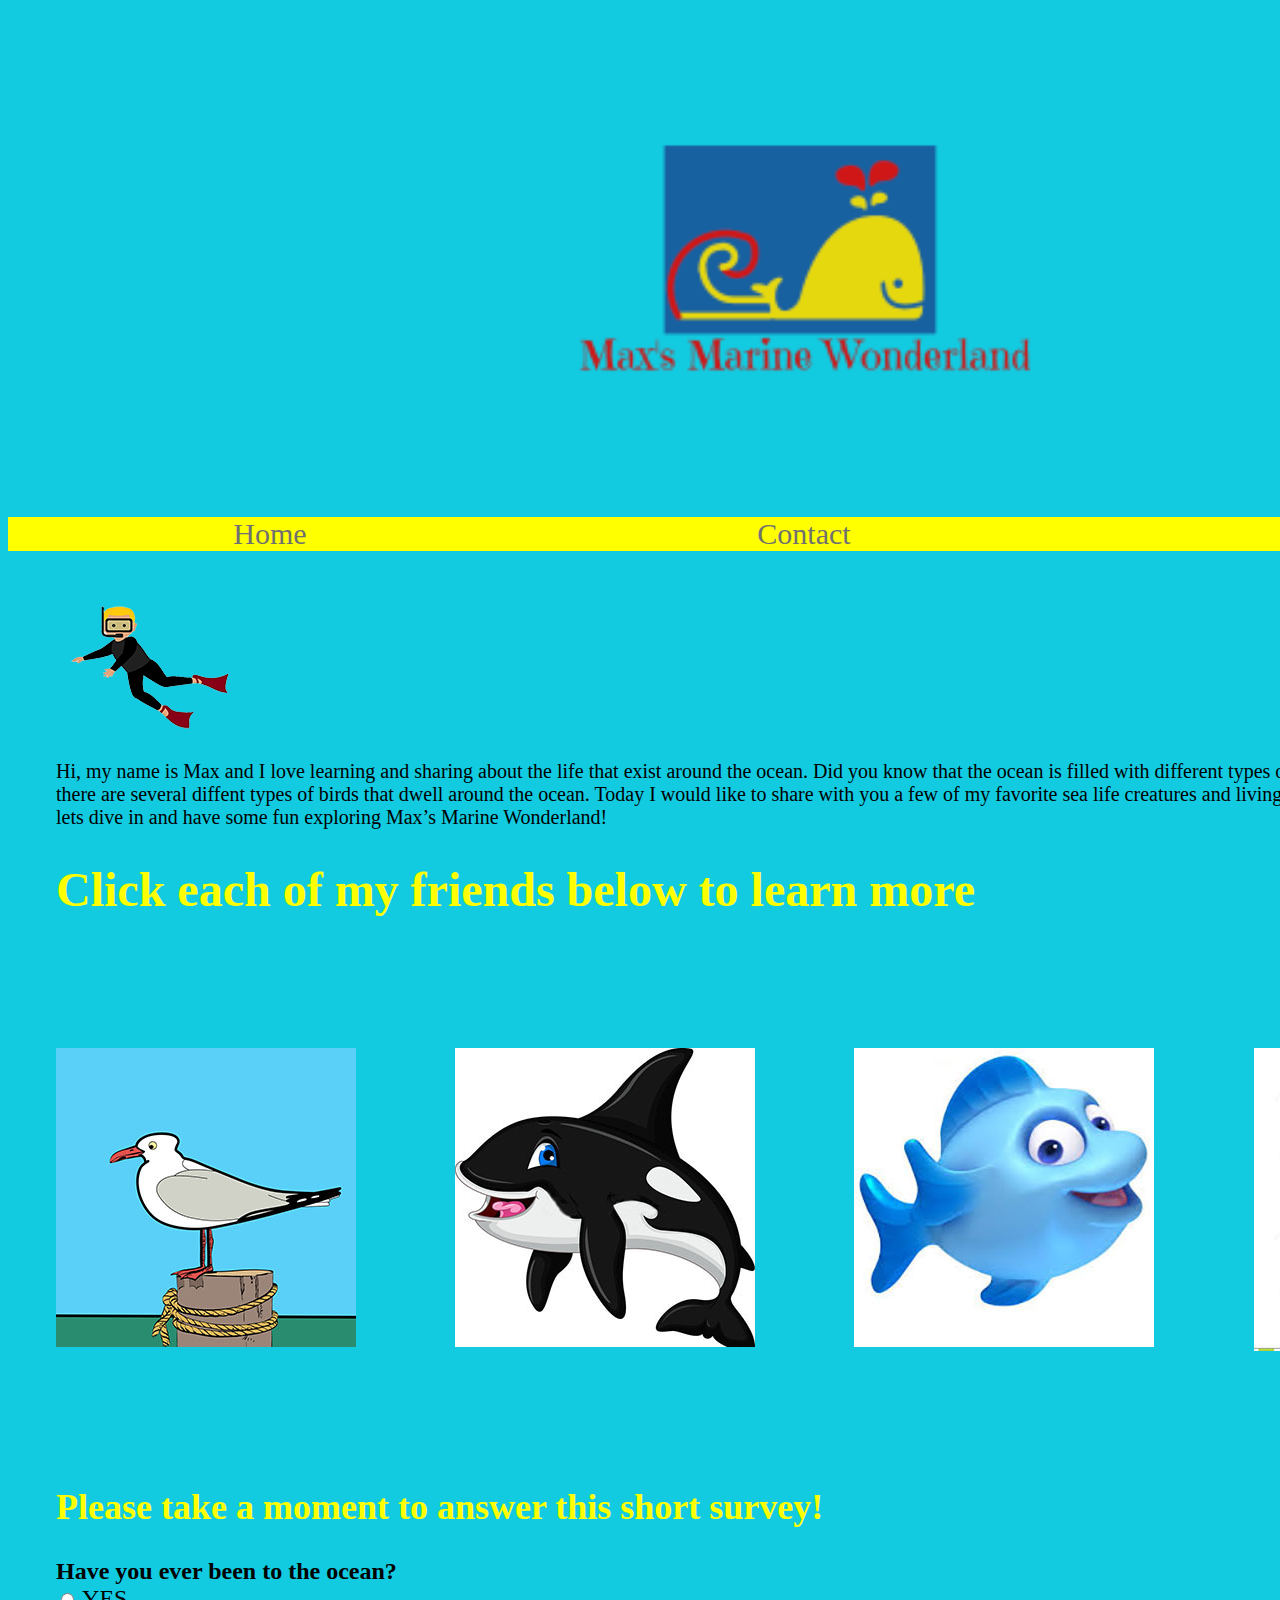
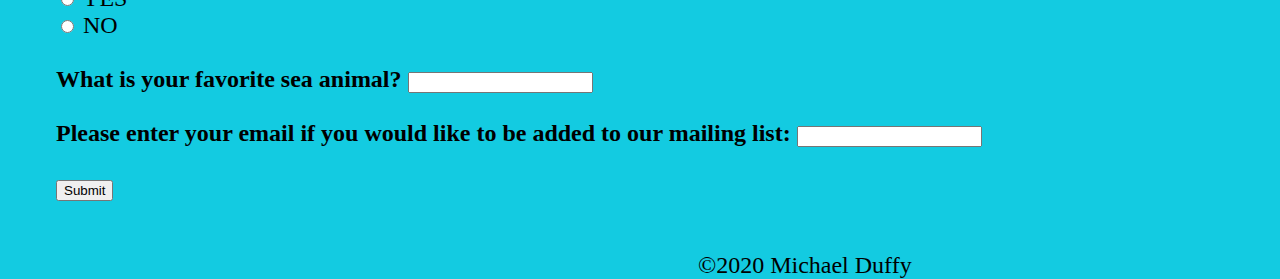
<file: index.html>
<!DOCTYPE html>
<html><head>
<meta http-equiv="content-type" content="text/html; charset=UTF-8">
<meta charset="utf-8">
<meta name="viewport" content="width=device-width, initial-scale=1.0">
<title>Max's Marine Wonderland</title>
	<link rel="stylesheet" href="styles.css">
	
	<style>
		.container{
			display:grid;
			height:100vh;
			grid-template-columns: 1fr 1fr 1fr 1fr;
			grid-template-rows: .8fr .2fr 1fr 1fr 1fr;
			grid-gap: .2rem;
			grid-template-areas: 
				"header header header header"
				"nav nav nav nav"
				"intro intro intro intro"
				"birds mammals fish plants"
				"survey survey survey survey"
				"footer footer footer footer"
		 }
		
		.container > div{
			background: #13cbe1;
			padding: 2em;
		}
		

		header {
			background: #13CBE1;
			color: #707070;
			text-align: center;
			grid-area: header;
		}
		
		nav {
			background: #ffff00;
			grid-area: nav;
		}
		
		#intro {
    grid-area: intro;
    font-family: kristen ITC;
    font-style: normal;
    font-weight: 400;
		}
		
		
		#birds {
    grid-area: birds;
    font-family: berkshire-swash;
    font-style: normal;
    font-weight: 400;
		}
		
		#mammals {
    grid-area: mammals;
    font-family: berkshire-swash;
    font-style: normal;
    font-weight: 400;
		}
		
		#fish {
    grid-area: fish;
    font-family: berkshire-swash;
    font-style: normal;
    font-weight: 400;
		}
		
		#plants {
    grid-area: plants;
    font-style: normal;
    font-weight: 400;
    font-family: berkshire-swash;
		}
		
		#survey {
    grid-area: survey;
    font-family: berkshire-swash;
    font-style: normal;
    font-weight: 400;
		}
				
		footer {
			background: #13cbe1;
			grid-area: footer;
			text-align: center;
		}
		
		ul {     
  			list-style-type: none;
  			margin: 0;
  			padding: 0;
  			display:flex;
			justify-content:space-around;
		}
		
		ol {
			list-style-type:circle;
		}
		li {
  			display: inline;
		}
		
		a {
			text-decoration:none;
			color:#707070;
			font-family: kristen itc;
		}
			.container header h1 {
    font-family: berkshire-swash;
    font-style: normal;
    font-weight: 400;
}
		
		@media only screen and (max-width: 600px)
		{
			.container {
				grid-template-columns: 1fr;
				grid-template-rows: 0.4fr 0.4fr 2fr 2fr 2fr 2fr 2fr 2fr 2fr;
				grid-template-areas: 
					"header"
					"nav"
					"intro"
					"birds"
					"mammals"
					"fish"
					"plants"
					"survey"
					"footer"					
										
			}
			
			table, th, td {
		border: 1px solid black;
		border-collapse: collapse;
		}
		table.center {
		margin-left:auto;
		margin-right:auto;
		}

		}
	</style>

</head>

<body>
	<div class="container">
		
		<header>
			<img src="images/logo.png" alt="logo" width="500">	
		</header>
		
		<nav>
			<ul style="font-size: 30px;">
  				<li><a href="#home">Home</a></li>       
  				<li><a href="contact.html">Contact</a></li>
  				<li><a href="about.html">About</a></li>
  				
			</ul>
		</nav>
		<div id="intro">
						
			<img src="images/Max.png" alt="picture of Max">
			
 			<p style="font-size: 20px;">Hi, my name is Max and I love learning and sharing about the life that exist around the ocean. Did you know that the ocean is filled with different types of animals and plants? And that there are several diffent types of birds that dwell around the ocean. Today I would like to share with you a few of my favorite sea life creatures and living plants that exist in the ocean. So lets dive in and have some fun exploring Max’s Marine Wonderland!</p>
			
			
			<h1>Click each of my friends below to learn more</h1>  
	
		</div>
		
		<div id="birds">
			<a href="birds.html">
			<img src="images/cartoon-seagull.jpg" alt="bird">
			</a>
			
		</div>
		
		<div id="mammals">
			<a href="mammals.html">
			<img src="images/orca.jpg" alt="orca">
			</a>
		</div>
		
		<div id="fish"> 
			<a href="fish.html">
			<img src="images/bluefish.jpg" alt="bluefish">
			</a>
		</div>
		
		<div id="plants">
			<a href="plants.html">
			<img src="images/cartoon-seaweed.jpg" alt="plant">
			</a>
			  
   		</div>
		<div id="survey">
			<h2>Please take a moment to answer this short survey!</h2>
			
				<form action="/action_page.php">
					<label for="yes"><b>Have you ever been to the ocean?</b></label><br>
					<input type="radio" id="yes" name="type" value="yes">
  					<label for="yes">YES</label><br>
  					<input type="radio" id="no" name="type" value="no">
  					<label for="no">NO</label><br>

					<br>
					<label for="favorite"><b>What is your favorite sea animal?</b></label>
  					<input type="text" id="favorite" name="favorite" value=""><br>
					<br>
					<label for="email"><b>Please enter your email if you would like to be added to our mailing list:</b></label>
  					<input type="email" id="email" name="email"><br>
					<br>
  					<input type="submit" value="Submit">
				</form> 
		</div>

		
		<footer>©2020 Michael Duffy</footer>
		
	</div>


</body></html>
</file>
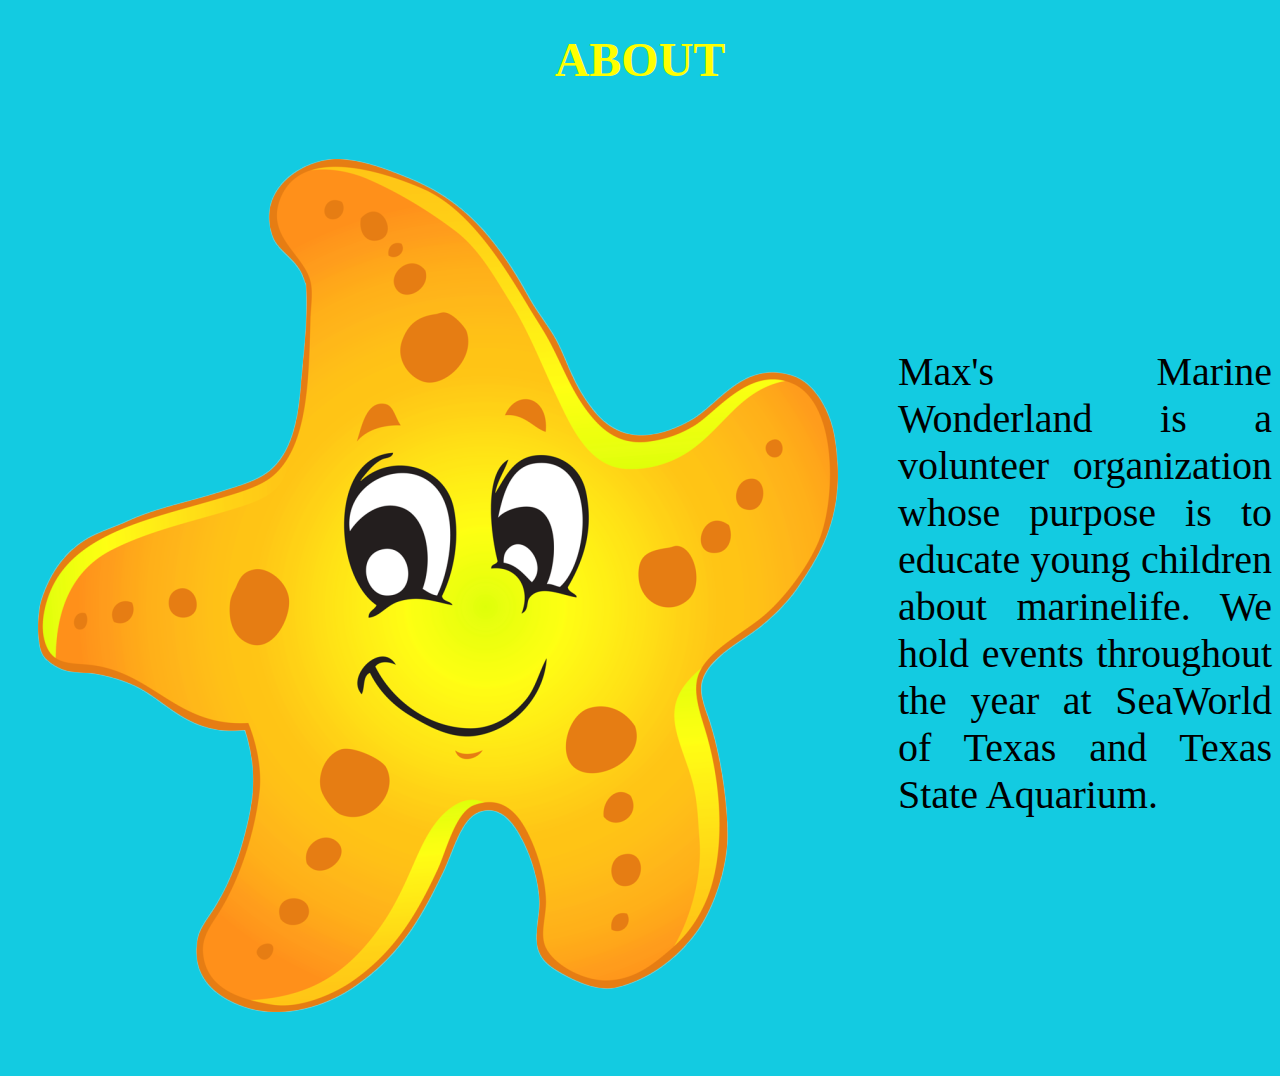
<file: about.html>
<!doctype html>
<html>
<head>
<meta charset="utf-8">
<title>Contact</title>
	<link rel="stylesheet" href="styles.css">
	
	<style>
	img {
			  float: left;
			  margin-right: 30px;
			}
		
		p {
				font-size: 40px;
				text-align: justify;
				font-family:Kristen ITC;
				
			}
	</style>
</head>

<body>
	<h1 align="center">ABOUT</h1>
	
	<img src="images/starfish.png" alt="picture of starfish">
	<br>
	<br>
	<br>
	<br>
	<br>
	<br>
	<br>
	
	<p>Max's Marine Wonderland is a volunteer organization whose purpose is to educate young children about marinelife.
	 We hold events throughout the year at SeaWorld of Texas and Texas State Aquarium.</p>
	
</body>
</html>
</file>
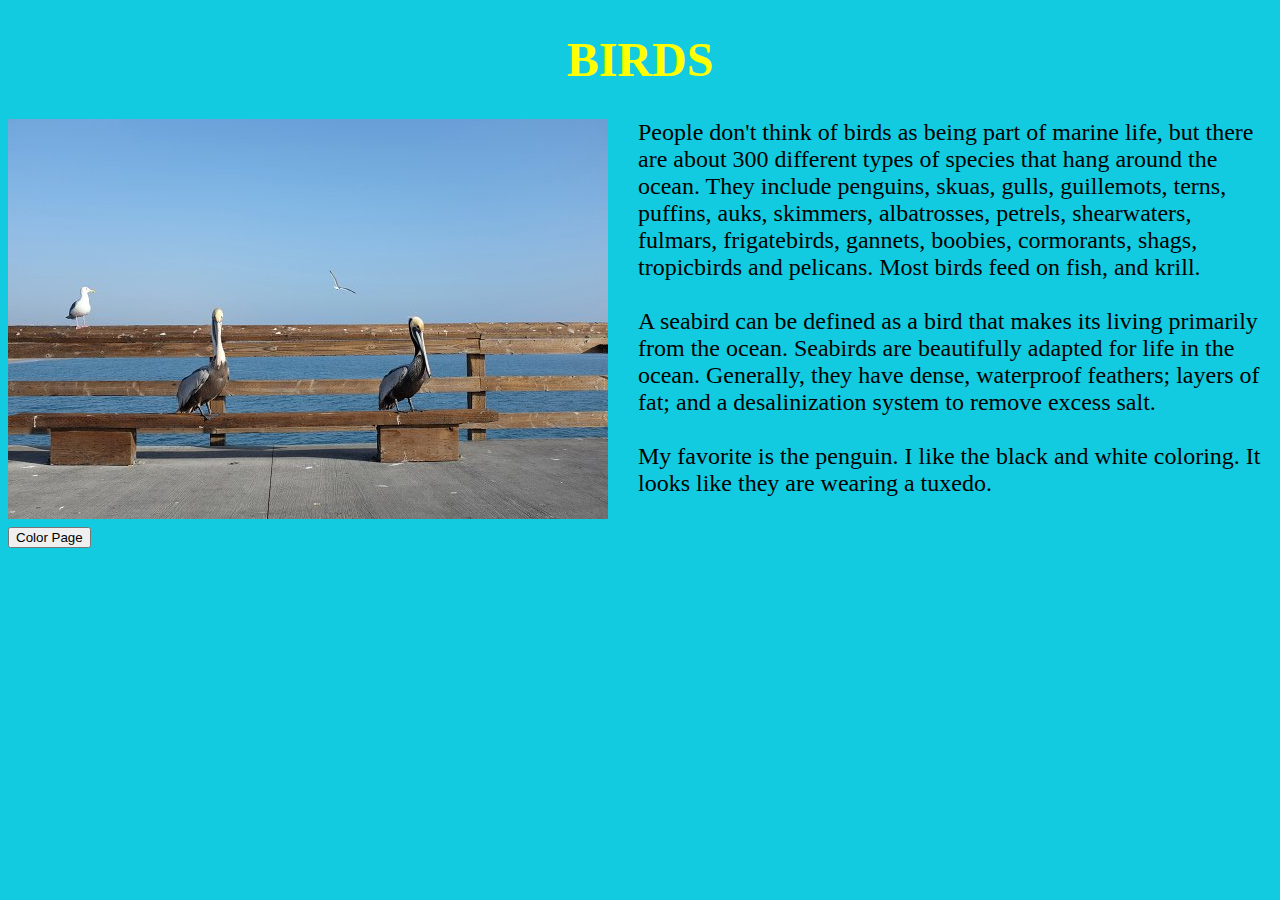
<file: birds.html>
<!doctype html>
<html>
<head>
<meta charset="utf-8">
<title>Birds</title>
	<link rel="stylesheet" href="styles.css">
	
	<style>
	img {
			  float: left;
			  margin-right: 30px;
			}
		
	</style>
</head>
<body>
	<h1 align="center">BIRDS</h1>
	
	<p><img src="images/pelicans.jpg" alt="picture of pelicans"> People don't think of birds as being part of marine life, but there are about 300 different types of species that hang around the ocean. They include penguins, skuas, gulls, guillemots, terns, puffins, auks, skimmers, albatrosses, petrels, shearwaters, fulmars, frigatebirds, gannets, boobies, cormorants, shags, tropicbirds and pelicans.  Most birds feed on fish, and krill.
	<br>
	<br>
	A seabird can be defined as a bird that makes its living primarily from the ocean. Seabirds are beautifully adapted for life in the ocean. Generally, they have dense, waterproof feathers; layers of fat; and a desalinization system to remove excess salt.
	<br>
	<br>
	My favorite is the penguin. I like the black and white coloring. It looks like they are wearing a tuxedo.	
	
	</p>
	
	<button onClick="document.location='birds_color.html'">Color Page</button>
</body>
</html>
</file>
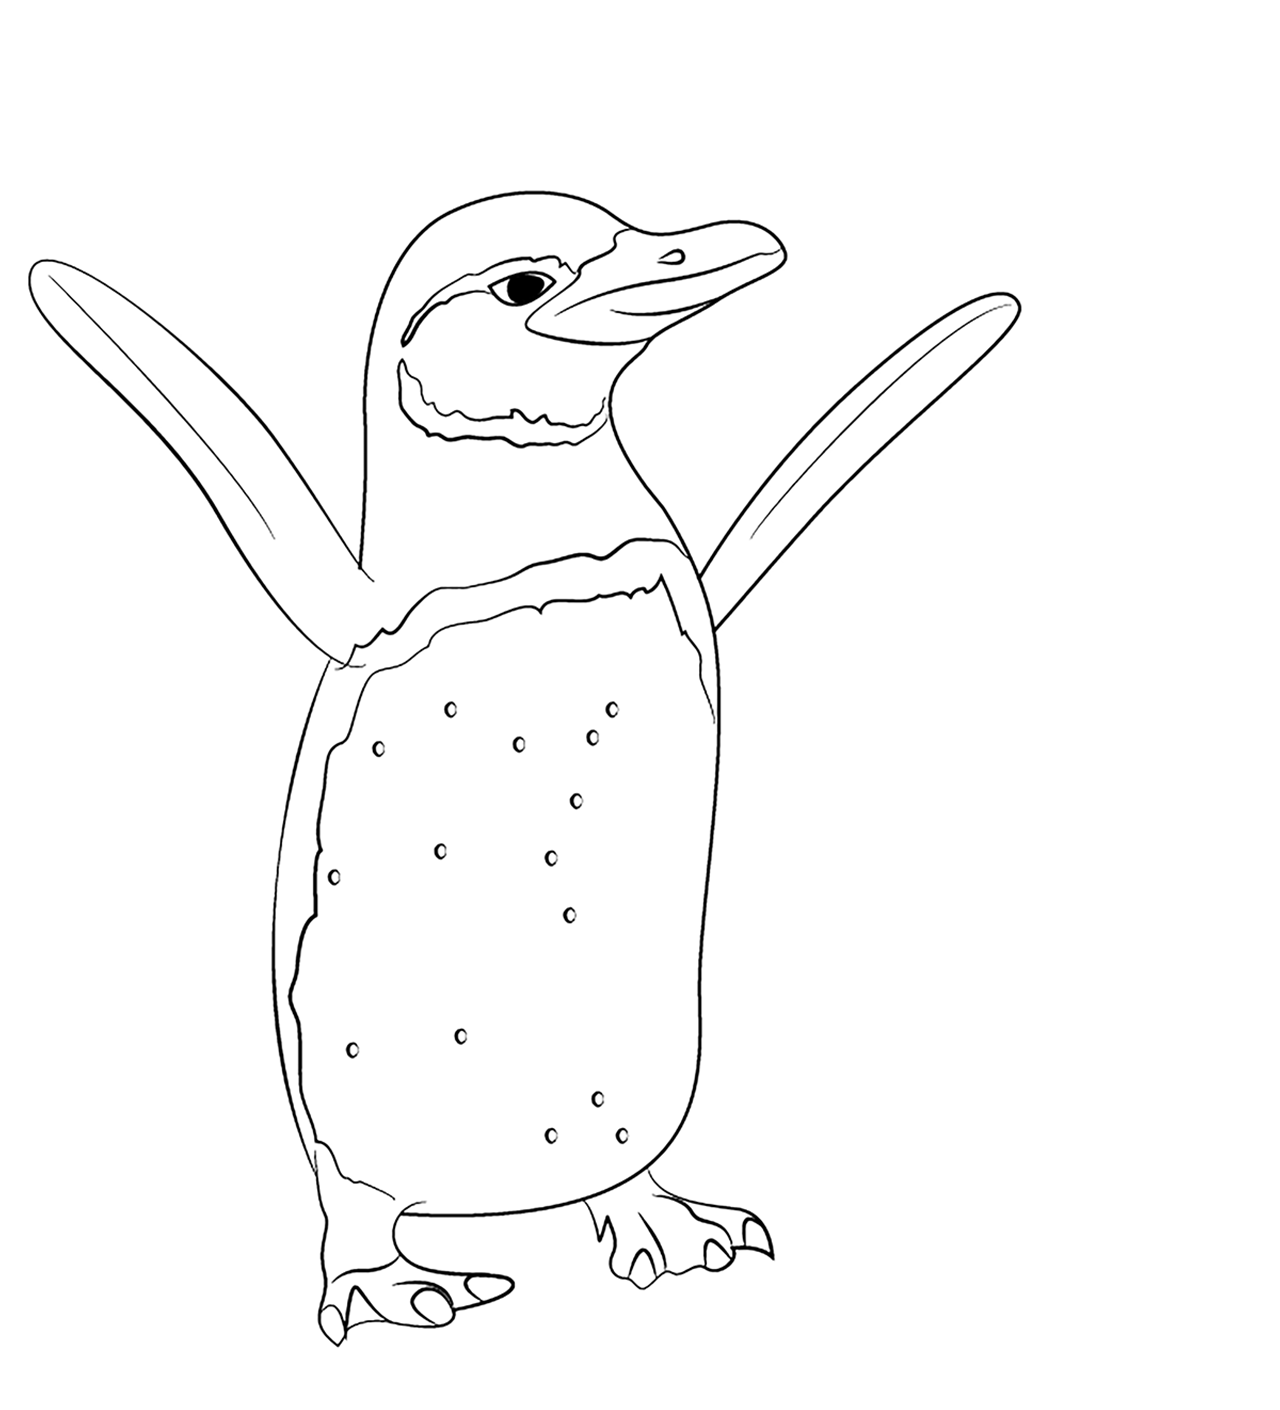
<file: birds_color.html>
<!doctype html>
<html>
<head>
<meta charset="utf-8">
<title>Birds Coloring</title>
	
	
	
</head>

<body>
	<img src="images/colorpage-galapagos-penguin.png" alt="penguin coloring page">
</body>
</html>
</file>
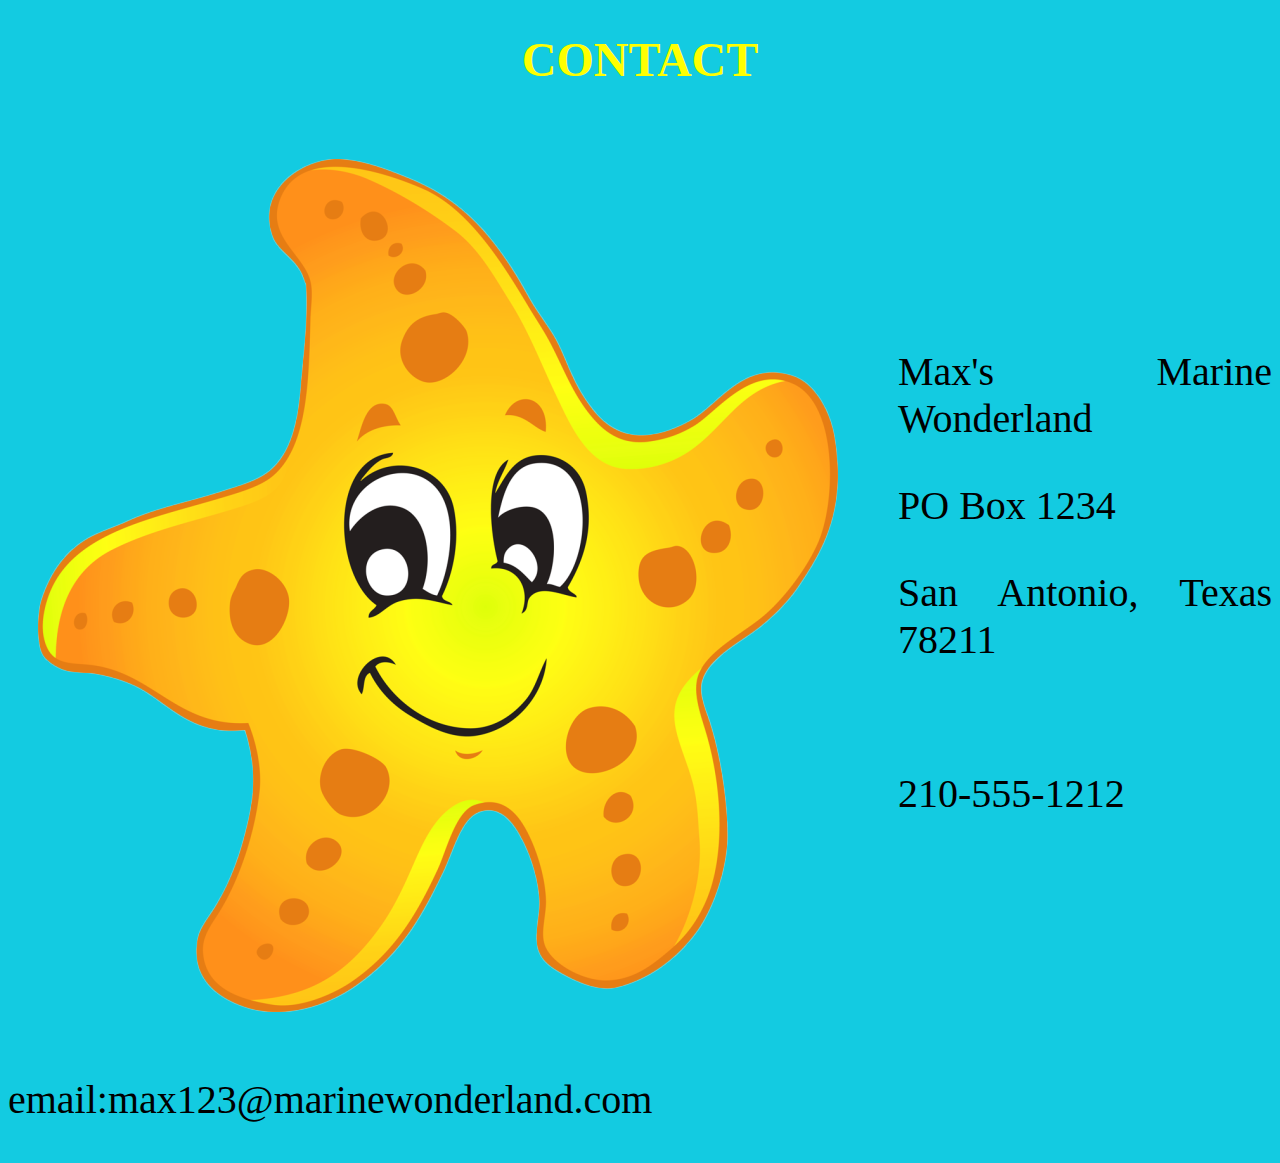
<file: contact.html>
<!doctype html>
<html>
<head>
<meta charset="utf-8">
<title>Contact</title>
	<link rel="stylesheet" href="styles.css">
	
	<style>
	img {
			  float: left;
			  margin-right: 30px;
			}
		
		p {
				font-size: 40px;
				text-align: justify;
				font-family:Kristen ITC;
				
			}
	</style>
</head>

<body>
	<h1 align="center">CONTACT</h1>
	
	<img src="images/starfish.png" alt="picture of starfish">
	<br>
	<br>
	<br>
	<br>
	<br>
	<br>
	<br>
	
	<p>Max's Marine Wonderland</p>
	<p>PO Box 1234</p>
	<p>San Antonio, Texas 78211</p>
	<br>
	<p>210-555-1212</p>
	<br>
	<p>email:max123@marinewonderland.com</p>
</body>
</html>
</file>
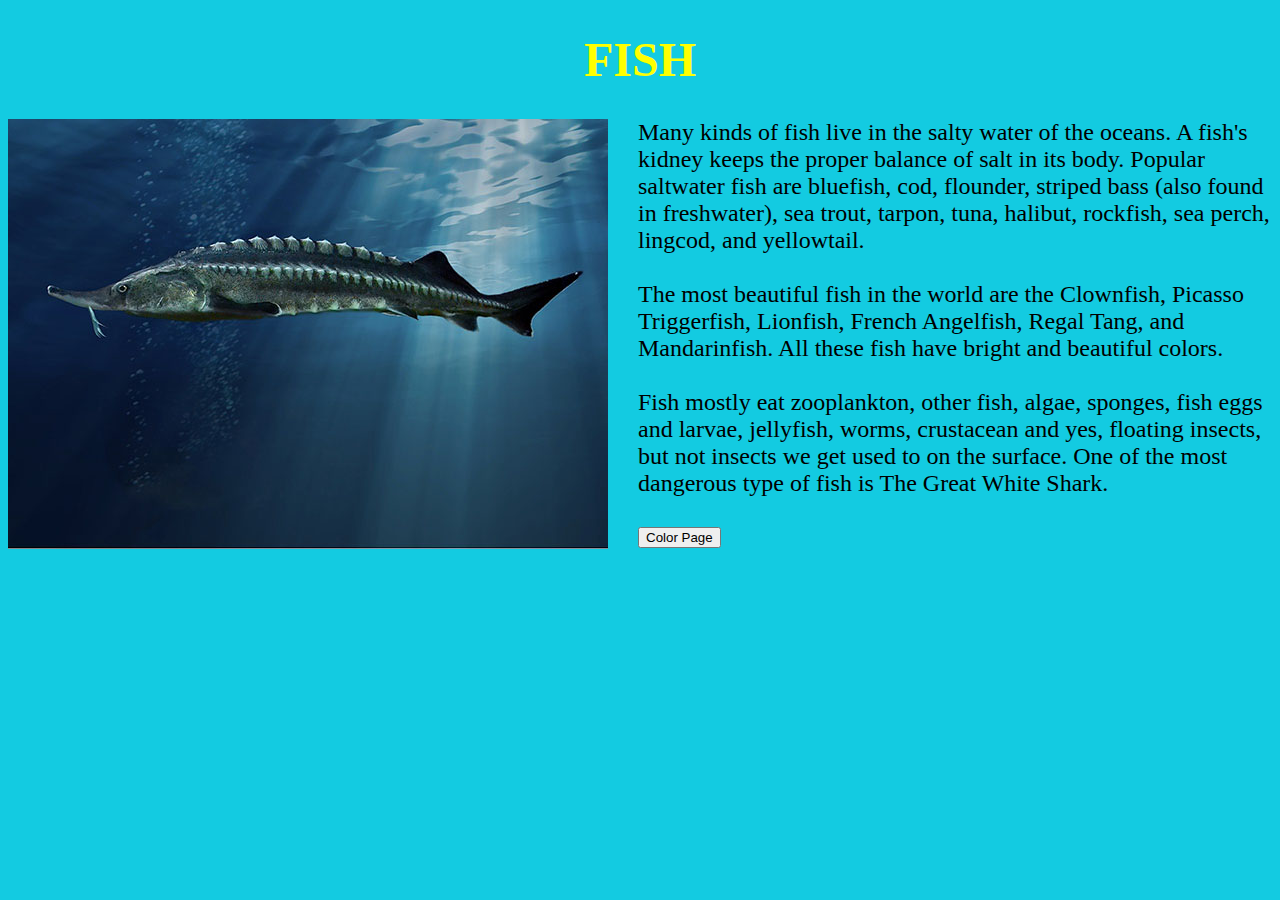
<file: fish.html>
<!doctype html>
<html>
<head>
<meta charset="utf-8">
<title>Fish</title>
	<link rel="stylesheet" href="styles.css">
	
	<style>
	img {
			  float: left;
			  margin-right: 30px;
			}
		
	</style>
</head>

<body>
	<h1 align="center">FISH</h1>
	<p><img src="images/sturgeon.jpg" alt="picture of fish"> Many kinds of fish live in the salty water of the oceans. A fish's kidney keeps the proper balance of salt in its body. Popular saltwater fish are bluefish, cod, flounder, striped bass (also found in freshwater), sea trout, tarpon, tuna, halibut, rockfish, sea perch, lingcod, and yellowtail.
	<br>
	<br>
	The most beautiful fish in the world are the Clownfish, Picasso Triggerfish, Lionfish, French Angelfish, Regal Tang, and Mandarinfish.	All these fish have bright and beautiful colors.
	<br>
	<br>
	Fish mostly eat zooplankton, other fish, algae, sponges, fish eggs and larvae, jellyfish, worms, crustacean and yes, floating insects, but not insects we get used to on the surface. One of the most dangerous type of fish is The Great White Shark. 
	</p>
	
	<button onClick="document.location='fish_color.html'">Color Page</button>
	
</body>
</html>
</file>
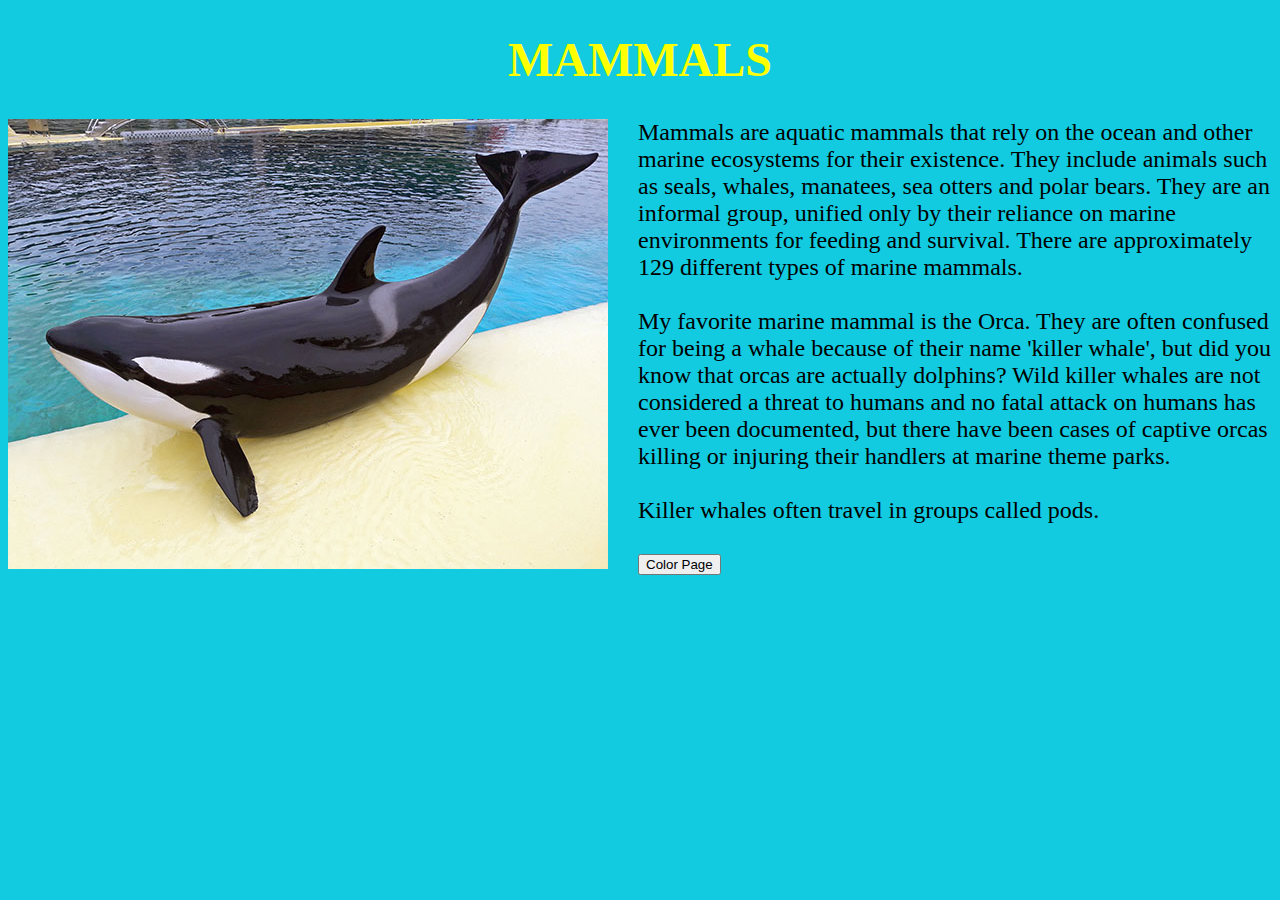
<file: mammals.html>
<!doctype html>
<html>
<head>
<meta charset="utf-8">
<title>Mammals</title>
	<link rel="stylesheet" href="styles.css">
	
	<style>
	img {
			  float: left;
			  margin-right: 30px;
			}
		
	</style>
</head>

<body>
	<h1 align="center">MAMMALS</h1>
	
	<p><img src="images/killer_whale.jpg" alt="picture of killer whale">Mammals are aquatic mammals that rely on the ocean and other marine ecosystems for their existence. They include animals such as seals, whales, manatees, sea otters and polar bears. They are an informal group, unified only by their reliance on marine environments for feeding and survival. There are approximately 129 different types of marine mammals.
	<br>
	<br>
	My favorite marine mammal is the Orca. They are often confused for being a whale because of their name 'killer whale', but did you know that orcas are actually dolphins?  Wild killer whales are not considered a threat to humans and no fatal attack on humans has ever been documented, but there have been cases of captive orcas killing or injuring their handlers at marine theme parks. 
	<br>
	<br>
	Killer whales often travel in groups called pods. 	
	
	</p>
	
	<button onClick="document.location='mammals_color.html'">Color Page</button>
</body>
</html>
</file>
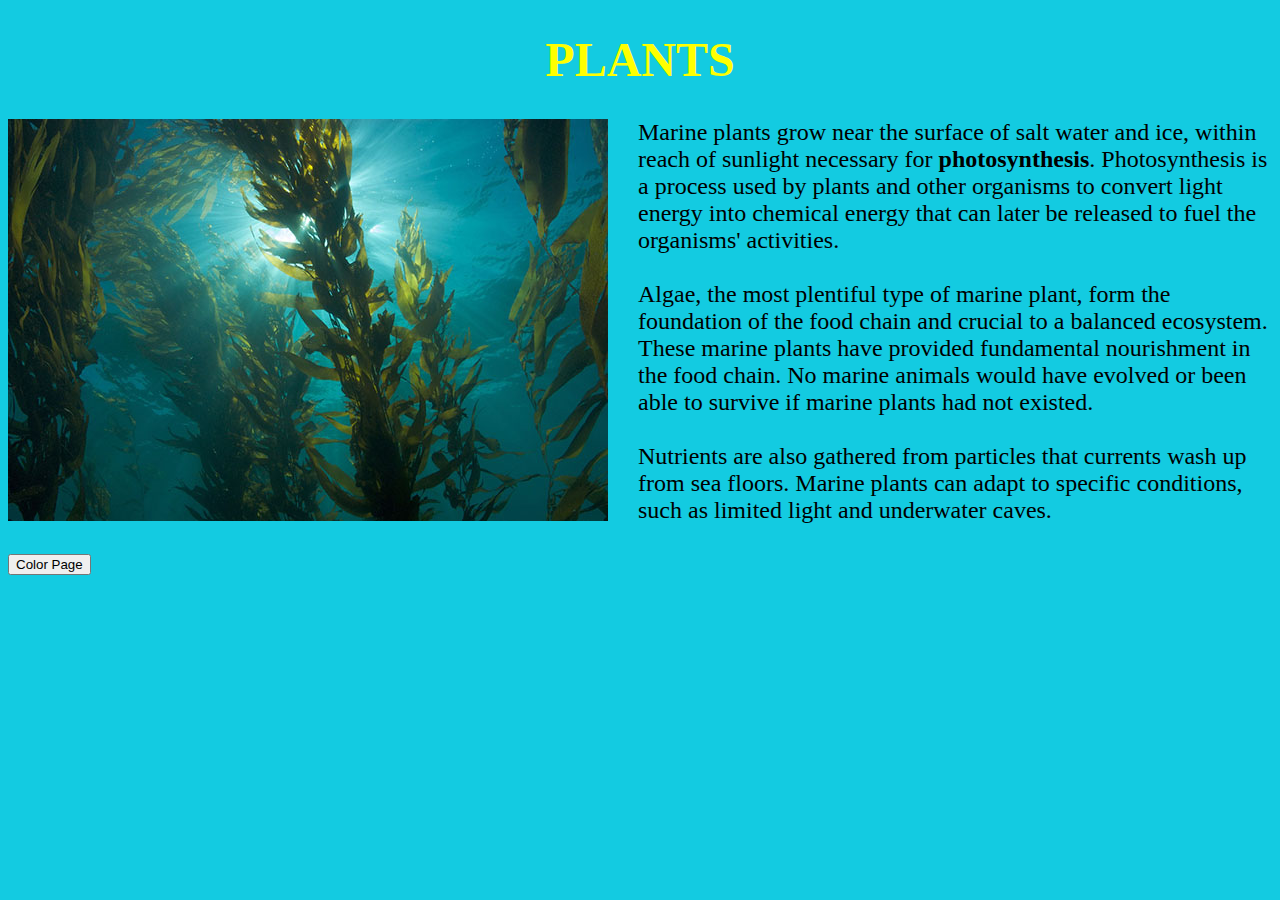
<file: plants.html>
<!doctype html>
<html>
<head>
<meta charset="utf-8">
<title>Plants</title>
	<link rel="stylesheet" href="styles.css">
	
	<style>
	img {
			  float: left;
			  margin-right: 30px;
			}
		
	</style>
</head>

<body>
	<h1 align="center">PLANTS</h1>
	<p><img src="images/SeaWeed.jpg" alt="picture of seaweed">
	Marine plants grow near the surface of salt water and ice, within reach of sunlight necessary for <b>photosynthesis</b>. Photosynthesis is a process used by plants and other organisms to convert light energy into chemical energy that can later be released to fuel the organisms' activities.  
	<br>
	<br>
	Algae, the most plentiful type of marine plant, form the foundation of the food chain and crucial to a balanced ecosystem. These marine plants have provided fundamental nourishment in the food chain. No marine animals would have evolved or been able to survive if marine plants had not existed.
	<br>
	<br>
	Nutrients are also gathered from particles that currents wash up from sea floors. Marine plants can adapt to specific conditions, such as limited light and underwater caves.
</p>
	
	<button onClick="document.location='plants_color.html'">Color Page</button>
	
</body>
</html>
</file>
<file: styles.css>
@charset "utf-8";
/* CSS Document */

body {
	background-color:#13cbe1;
	font-family:kristen itc;
	font-size:150%;
}

h1 {
	font-size:200%;
	font-family:kristen ITC; 
	color:#ffff00;

}
h2 {
	color:#ffff00;
	
}
</file>
